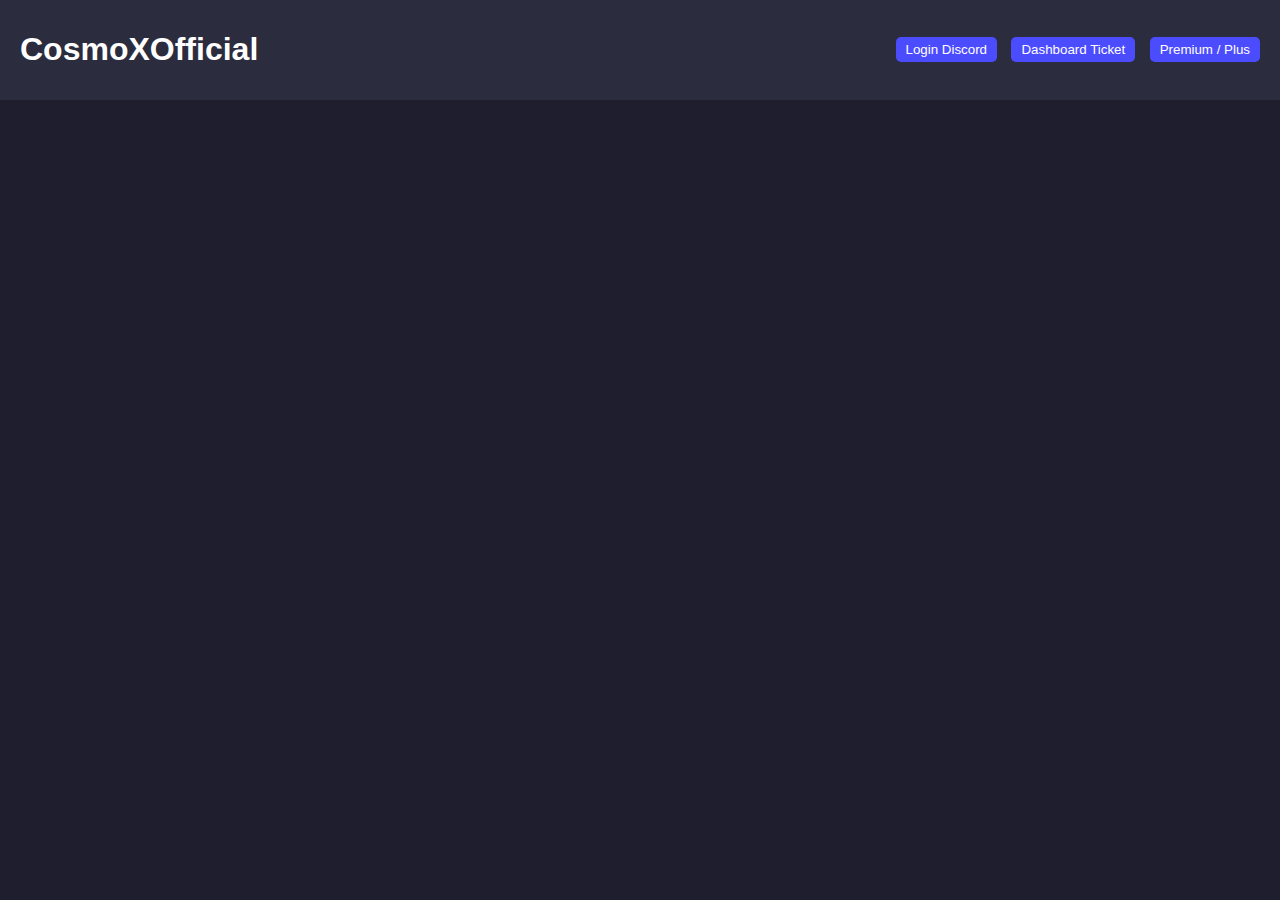
<file: index.html>
<!DOCTYPE html>
<html lang="it">
<head>
  <meta charset="UTF-8">
  <meta name="viewport" content="width=device-width, initial-scale=1.0">
  <title>CosmoXOfficial</title>
  <link rel="stylesheet" href="style.css">
</head>
<body>
  <header>
    <h1>CosmoXOfficial</h1>
    <nav>
      <button id="loginBtn">Login Discord</button>
      <button id="dashboardBtn">Dashboard Ticket</button>
      <button id="premiumBtn">Premium / Plus</button>
    </nav>
  </header>

  <main>
    <section id="dashboard" style="display:none;">
      <h2>Configurazione Ticket</h2>
      <input type="text" id="staffRole" placeholder="ID ruolo staff">
      <button id="saveRoleBtn">Salva</button>
    </section>

    <section id="premium" style="display:none;">
      <h2>Premium / Plus</h2>
      <label>Mesi:</label>
      <input type="number" id="months" min="1" max="12" value="1">
      <p>Prezzo: <span id="price">2€</span></p>
      <button id="payBtn">Ho effettuato bonifico</button>
      <p id="status">Stato: In attesa</p>
    </section>
  </main>

  <script src="script.js"></script>
</body>
</html>
</file>
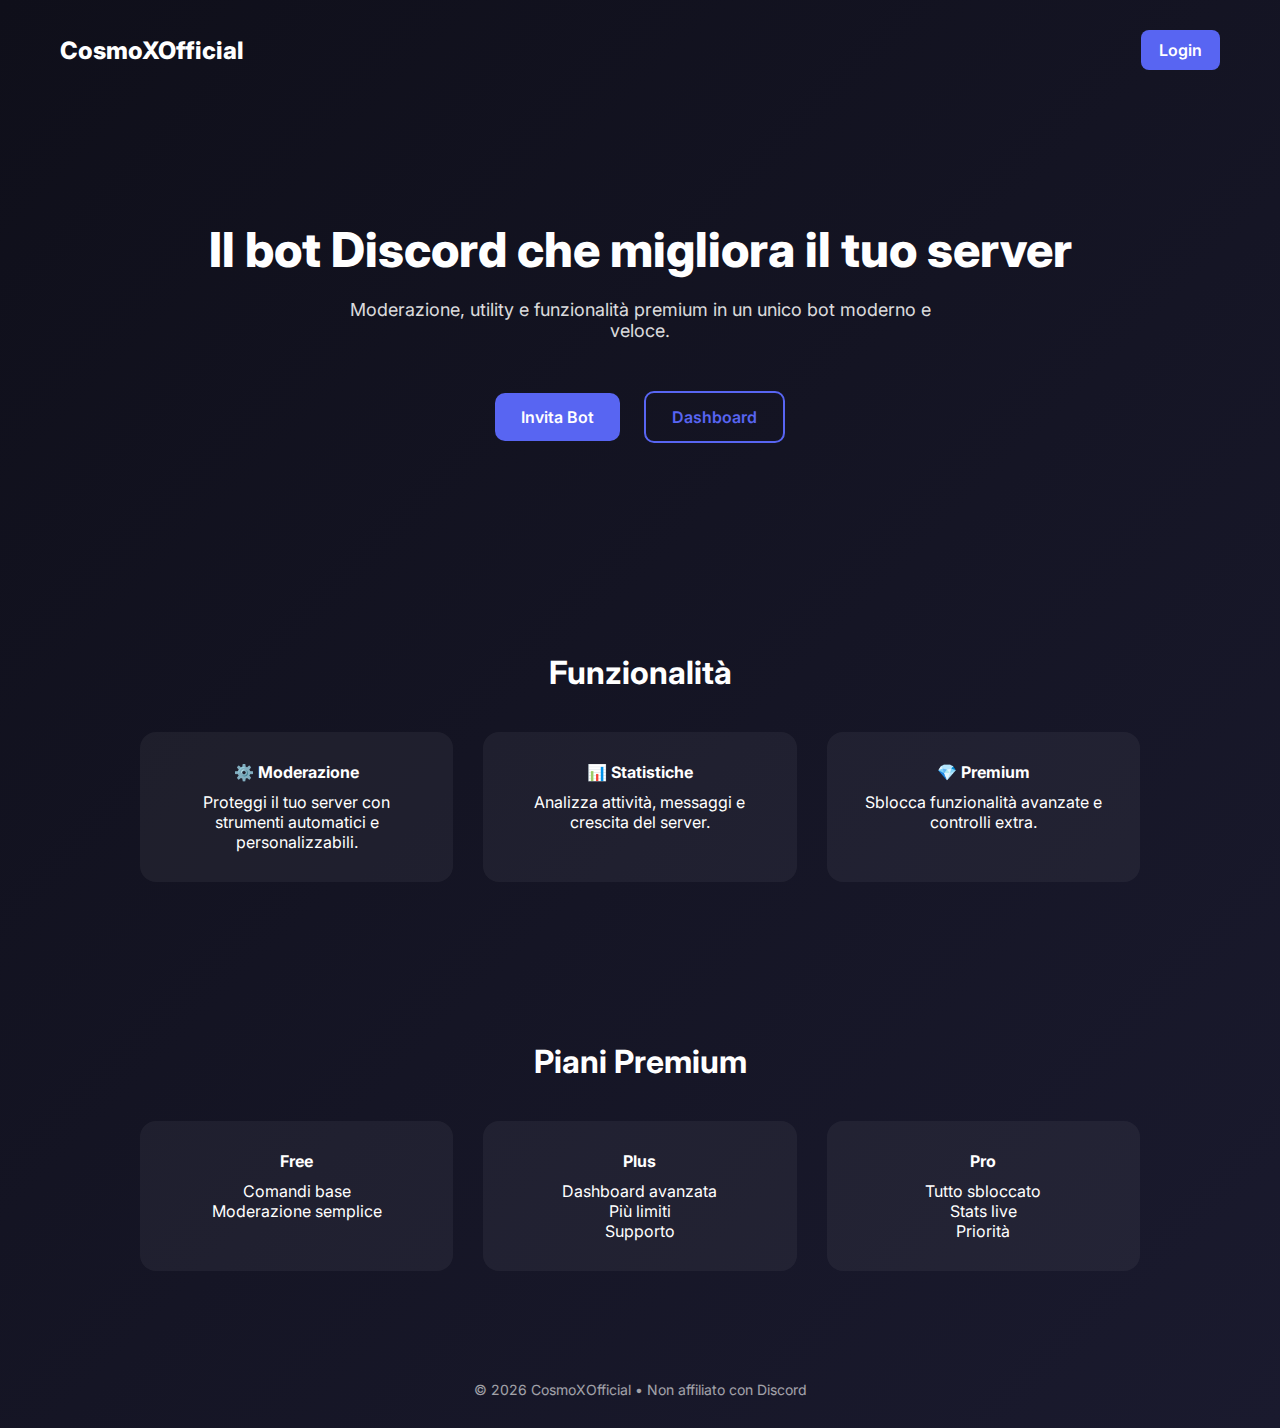
<file: Index.html>
<!DOCTYPE html>
<html lang="it">
<head>
  <meta charset="UTF-8">
  <title>CosmoXOfficial • Discord Bot</title>
  <meta name="viewport" content="width=device-width, initial-scale=1.0">

  <!-- Font -->
  <link href="https://fonts.googleapis.com/css2?family=Inter:wght@400;600;800&display=swap" rel="stylesheet">

  <style>
    * {
      margin: 0;
      padding: 0;
      box-sizing: border-box;
      font-family: 'Inter', sans-serif;
    }

    body {
      background: linear-gradient(135deg, #0f0f1a, #1a1a2e);
      color: #fff;
    }

    header {
      padding: 30px 60px;
      display: flex;
      justify-content: space-between;
      align-items: center;
    }

    header h1 {
      font-weight: 800;
      font-size: 24px;
    }

    header a {
      text-decoration: none;
      color: #fff;
      font-weight: 600;
      padding: 10px 18px;
      border-radius: 8px;
      background: #5865F2;
    }

    .hero {
      text-align: center;
      padding: 120px 20px;
    }

    .hero h2 {
      font-size: 48px;
      font-weight: 800;
      margin-bottom: 20px;
    }

    .hero p {
      font-size: 18px;
      opacity: 0.85;
      max-width: 600px;
      margin: 0 auto 40px;
    }

    .buttons a {
      display: inline-block;
      margin: 10px;
      padding: 14px 26px;
      border-radius: 10px;
      text-decoration: none;
      font-weight: 600;
      transition: 0.2s;
    }

    .btn-primary {
      background: #5865F2;
      color: #fff;
    }

    .btn-secondary {
      border: 2px solid #5865F2;
      color: #5865F2;
    }

    .buttons a:hover {
      transform: translateY(-2px);
    }

    section {
      padding: 80px 40px;
      text-align: center;
    }

    section h3 {
      font-size: 32px;
      margin-bottom: 40px;
    }

    .features {
      display: grid;
      grid-template-columns: repeat(auto-fit, minmax(250px, 1fr));
      gap: 30px;
      max-width: 1000px;
      margin: auto;
    }

    .card {
      background: rgba(255,255,255,0.05);
      padding: 30px;
      border-radius: 16px;
    }

    .card h4 {
      margin-bottom: 10px;
    }

    footer {
      padding: 30px;
      text-align: center;
      opacity: 0.6;
      font-size: 14px;
    }
  </style>
</head>

<body>

<header>
  <h1>CosmoXOfficial</h1>
  <a href="#">Login</a>
</header>

<div class="hero">
  <h2>Il bot Discord che migliora il tuo server</h2>
  <p>Moderazione, utility e funzionalità premium in un unico bot moderno e veloce.</p>

  <div class="buttons">
    <a href="#" class="btn-primary">Invita Bot</a>
    <a href="#" class="btn-secondary">Dashboard</a>
  </div>
</div>

<section>
  <h3>Funzionalità</h3>

  <div class="features">
    <div class="card">
      <h4>⚙️ Moderazione</h4>
      <p>Proteggi il tuo server con strumenti automatici e personalizzabili.</p>
    </div>

    <div class="card">
      <h4>📊 Statistiche</h4>
      <p>Analizza attività, messaggi e crescita del server.</p>
    </div>

    <div class="card">
      <h4>💎 Premium</h4>
      <p>Sblocca funzionalità avanzate e controlli extra.</p>
    </div>
  </div>
</section>

<section>
  <h3>Piani Premium</h3>

  <div class="features">
    <div class="card">
      <h4>Free</h4>
      <p>Comandi base<br>Moderazione semplice</p>
    </div>

    <div class="card">
      <h4>Plus</h4>
      <p>Dashboard avanzata<br>Più limiti<br>Supporto</p>
    </div>

    <div class="card">
      <h4>Pro</h4>
      <p>Tutto sbloccato<br>Stats live<br>Priorità</p>
    </div>
  </div>
</section>

<footer>
  © 2026 CosmoXOfficial • Non affiliato con Discord
</footer>

</body>
</html>
</file>
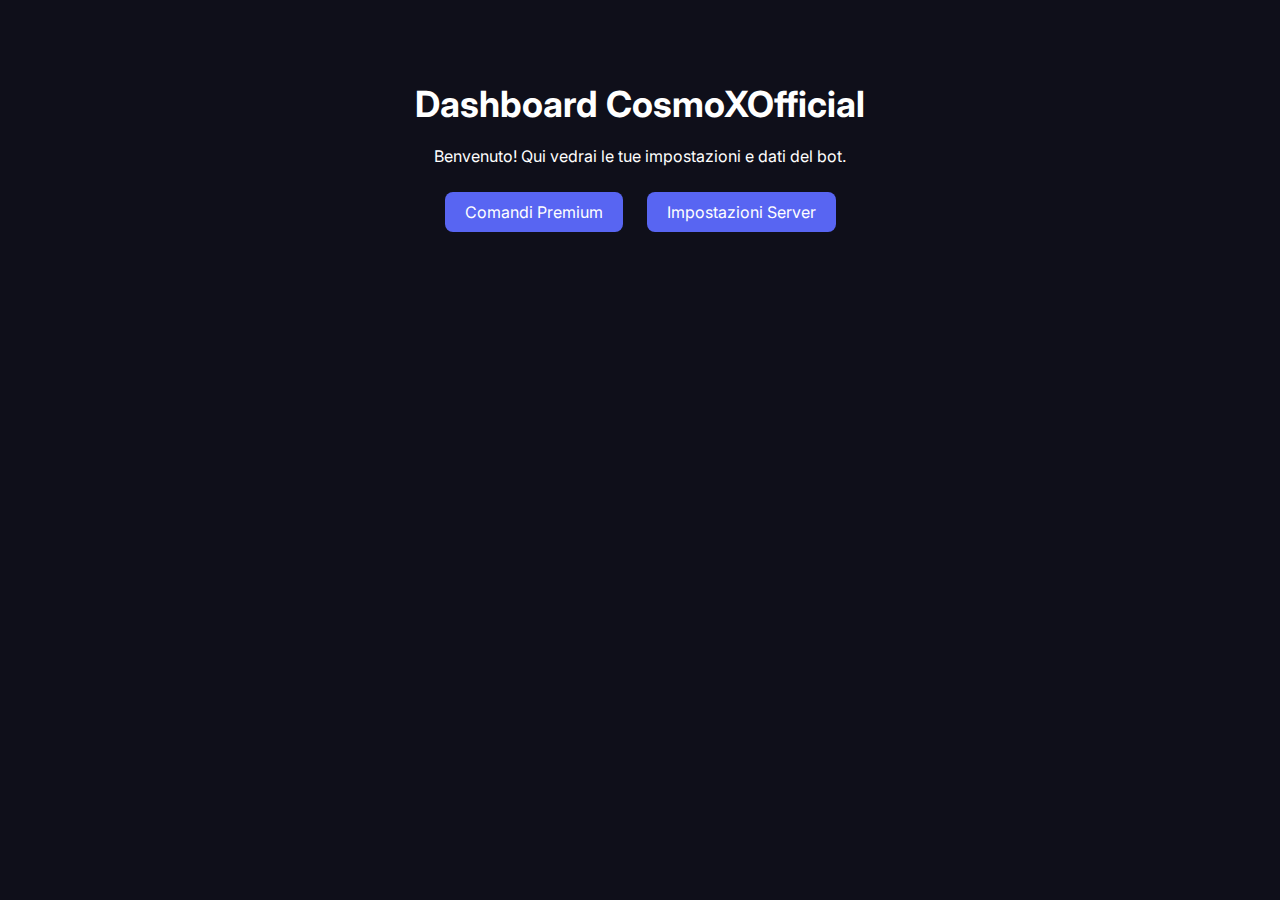
<file: dashboard.html>
<!DOCTYPE html>
<html lang="it">
<head>
  <meta charset="UTF-8">
  <title>Dashboard • CosmoXOfficial</title>
  <meta name="viewport" content="width=device-width, initial-scale=1.0">
  <link href="https://fonts.googleapis.com/css2?family=Inter:wght@400;600;800&display=swap" rel="stylesheet">
  <style>
    body{background:#0f0f1a;color:#fff;font-family:'Inter',sans-serif;text-align:center;padding:50px;}
    h1{font-size:36px;margin-bottom:20px;}
    .btn{padding:10px 20px;margin:10px;background:#5865F2;color:#fff;border-radius:8px;text-decoration:none;display:inline-block;}
    .btn:hover{background:#4752c4;}
  </style>
</head>
<body>
  <h1>Dashboard CosmoXOfficial</h1>
  <p>Benvenuto! Qui vedrai le tue impostazioni e dati del bot.</p>
  <a href="#" class="btn">Comandi Premium</a>
  <a href="#" class="btn">Impostazioni Server</a>
</body>
</html>
</file>
<file: style.css>
body {
  font-family: Arial, sans-serif;
  background-color: #1e1e2f;
  color: #fff;
  margin: 0;
  padding: 0;
}
header {
  display: flex;
  justify-content: space-between;
  align-items: center;
  background-color: #2c2c3f;
  padding: 10px 20px;
}
nav button {
  margin-left: 10px;
  padding: 5px 10px;
  background-color: #4c4cff;
  border: none;
  color: #fff;
  cursor: pointer;
  border-radius: 5px;
}
main { padding: 20px; }
section { margin-bottom: 30px; }
</file>
